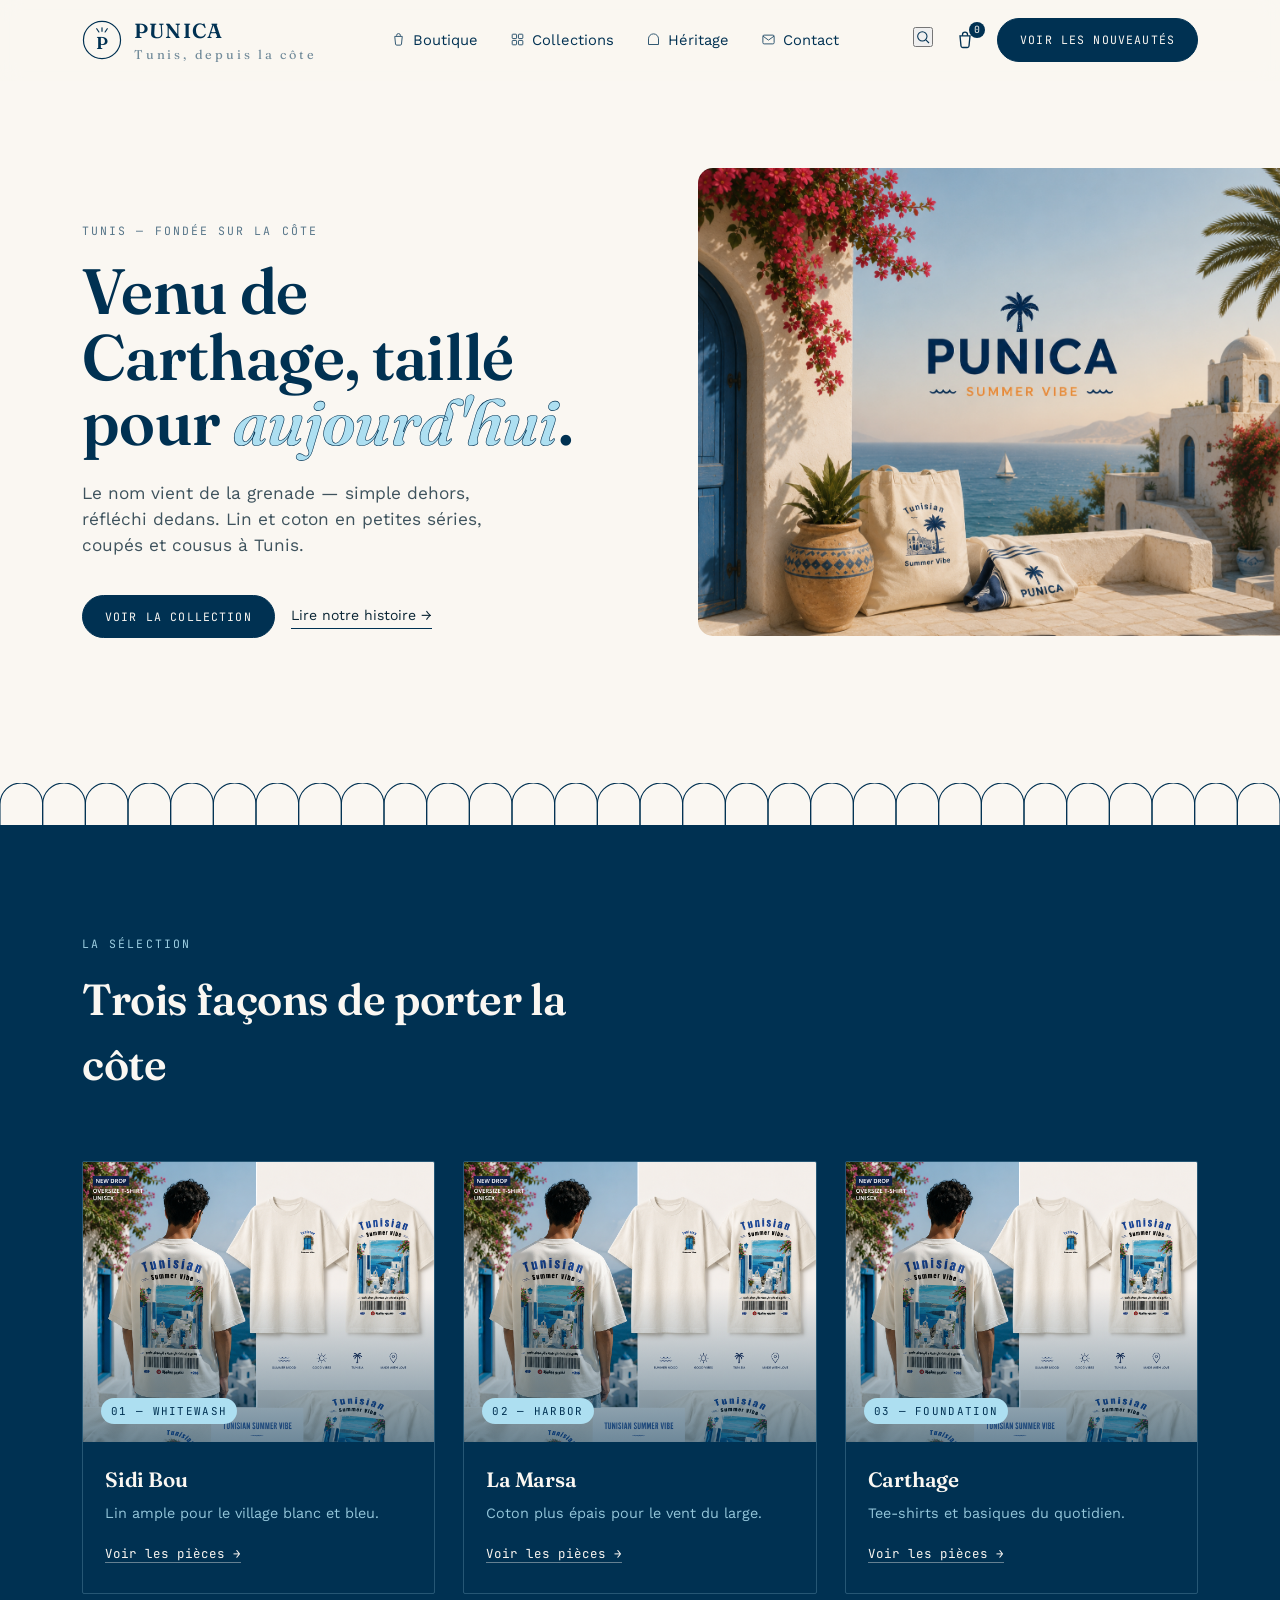
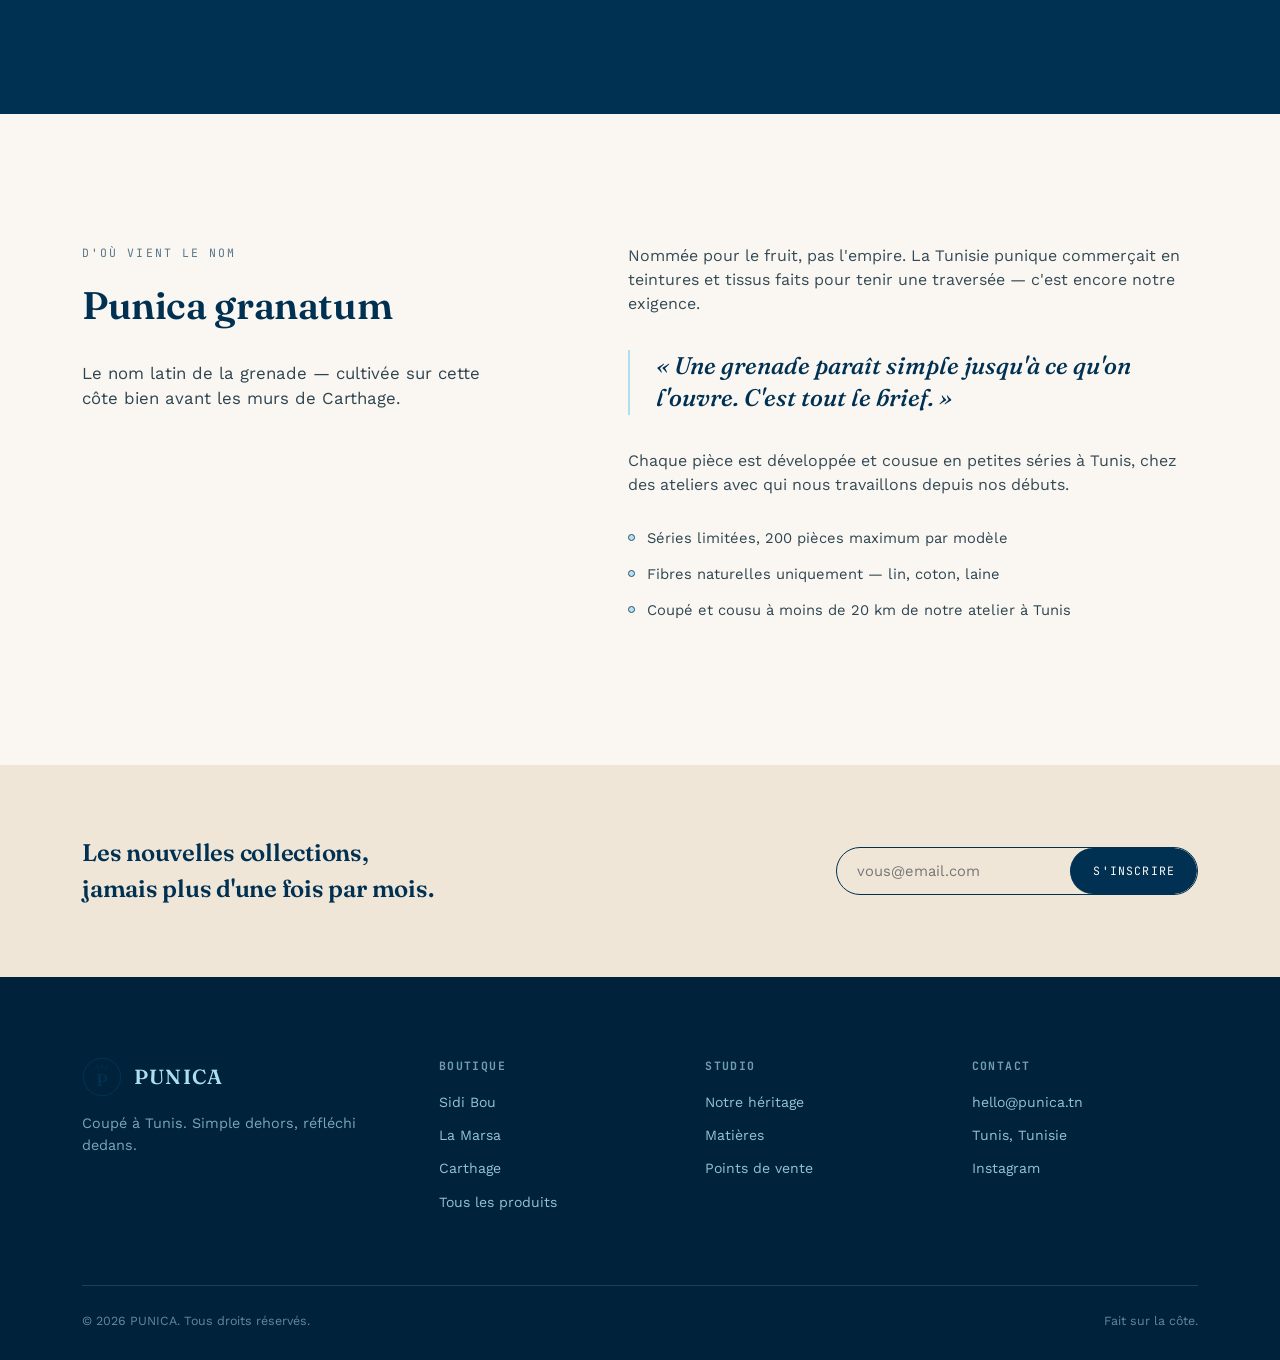
<file: index.html>
<!DOCTYPE html>
<html lang="fr">
<head>
<meta charset="UTF-8">
<meta name="viewport" content="width=device-width, initial-scale=1.0">
<title>PUNICA — Venu de Carthage</title>
<link rel="preconnect" href="https://fonts.googleapis.com">
<link rel="preconnect" href="https://fonts.gstatic.com" crossorigin>
<link href="https://fonts.googleapis.com/css2?family=Fraunces:opsz,wght@9..144,400;9..144,500;9..144,600;9..144,700&family=Work+Sans:wght@300;400;500;600&family=JetBrains+Mono:wght@400;500&display=swap" rel="stylesheet">
<link rel="stylesheet" href="style.css">
</head>
<body>

<header id="siteHeader">
  <nav>
    <a href="index.html" class="logo">
      <svg class="logo-mark" viewBox="0 0 44 44" fill="none" xmlns="http://www.w3.org/2000/svg">
        <circle cx="22" cy="22" r="20.4" stroke="currentColor" stroke-width="1.3"/>
        <g stroke="currentColor" stroke-width="1.3" stroke-linecap="round">
          <line x1="22" y1="12.5" x2="22" y2="8.5"/>
          <line x1="18.6" y1="13.2" x2="16.2" y2="9.6"/>
          <line x1="25.4" y1="13.2" x2="27.8" y2="9.6"/>
        </g>
        <text x="22" y="31.5" text-anchor="middle" font-family="Fraunces, serif" font-weight="600" font-size="19" fill="currentColor">P</text>
      </svg>
      <span class="logo-word">PUNICA<span>Tunis, depuis la côte</span></span>
    </a>

    <div class="nav-links">
      <a href="shop.html"><svg class="nav-icon" viewBox="0 0 24 24" fill="none" stroke="currentColor" stroke-width="1.6"><path d="M6 7h12l-1.2 12.2a2 2 0 0 1-2 1.8H9.2a2 2 0 0 1-2-1.8L6 7Z"/><path d="M9 7V5.5A3 3 0 0 1 12 2.5a3 3 0 0 1 3 3V7"/></svg>Boutique</a>
      <a href="#collections"><svg class="nav-icon" viewBox="0 0 24 24" fill="none" stroke="currentColor" stroke-width="1.6"><rect x="3.5" y="3.5" width="7" height="7" rx="1"/><rect x="13.5" y="3.5" width="7" height="7" rx="1"/><rect x="3.5" y="13.5" width="7" height="7" rx="1"/><rect x="13.5" y="13.5" width="7" height="7" rx="1"/></svg>Collections</a>
      <a href="#heritage"><svg class="nav-icon" viewBox="0 0 24 24" fill="none" stroke="currentColor" stroke-width="1.6"><path d="M4 20V11a8 8 0 0 1 16 0v9"/><line x1="4" y1="20" x2="20" y2="20"/></svg>Héritage</a>
      <a href="#contact"><svg class="nav-icon" viewBox="0 0 24 24" fill="none" stroke="currentColor" stroke-width="1.6"><rect x="3" y="5" width="18" height="14" rx="2"/><path d="M3 6.5 12 13 21 6.5"/></svg>Contact</a>
    </div>

    <div class="nav-right">
      <div class="search-wrap">
        <button type="button" class="icon-btn" id="searchToggle" aria-label="Rechercher">
          <svg viewBox="0 0 24 24" fill="none" stroke="currentColor" stroke-width="1.6"><circle cx="11" cy="11" r="7"/><line x1="21" y1="21" x2="16.2" y2="16.2"/></svg>
        </button>
        <form class="search-form" id="searchForm">
          <input type="text" id="searchInput" placeholder="Rechercher...">
          <button type="submit">OK</button>
        </form>
      </div>
      <a href="cart.html" class="icon-btn cart-link" aria-label="Panier">
        <svg viewBox="0 0 24 24" fill="none" stroke="currentColor" stroke-width="1.6"><path d="M6 7h12l-1.2 12.2a2 2 0 0 1-2 1.8H9.2a2 2 0 0 1-2-1.8L6 7Z"/><path d="M9 7V5.5A3 3 0 0 1 12 2.5a3 3 0 0 1 3 3V7"/></svg>
        <span class="cart-badge" id="cartBadge">0</span>
      </a>
      <a href="shop.html" class="btn">Voir les nouveautés</a>
      <div class="burger" id="burger"><span></span><span></span><span></span></div>
    </div>
  </nav>
</header>

<section class="hero">
  <div class="hero-copy">
    <div class="eyebrow">Tunis — fondée sur la côte</div>
    <h1>Venu de<br>Carthage, taillé<br>pour <em>aujourd'hui</em>.</h1>
    <p class="lead">Le nom vient de la grenade — simple dehors, réfléchi dedans. Lin et coton en petites séries, coupés et cousus à Tunis.</p>
    <div class="hero-actions">
      <a href="shop.html" class="btn">Voir la collection</a>
      <a href="#heritage" class="hero-link">Lire notre histoire →</a>
    </div>
  </div>

  <div class="hero-visual">
    <img
        src="home.png"
        alt="PUNICA Summer Vibe"
        class="hero-image"
    >
      <defs>
        <linearGradient id="skyGrad" x1="0" y1="0" x2="0" y2="1">
          <stop offset="0" stop-color="#ADDFF1"/>
          <stop offset="1" stop-color="#e9f7fc"/>
        </linearGradient>
        <linearGradient id="seaGrad" x1="0" y1="0" x2="0" y2="1">
          <stop offset="0" stop-color="#0a4468"/>
          <stop offset="1" stop-color="#003152"/>
        </linearGradient>
      </defs>
      <rect x="0" y="0" width="480" height="500" rx="6" fill="url(#skyGrad)"/>
      <rect x="0" y="330" width="480" height="170" fill="url(#seaGrad)"/>
      <g fill="#003152">
        <path d="M60 330 V230 a40 40 0 0 1 80 0 V330 Z"/>
        <path d="M200 330 V180 a58 58 0 0 1 116 0 V330 Z"/>
        <path d="M360 330 V245 a34 34 0 0 1 68 0 V330 Z"/>
      </g>
      <g fill="#ADDFF1">
        <path d="M76 330 V232 a24 24 0 0 1 48 0 V330 Z"/>
        <path d="M222 330 V182 a36 36 0 0 1 72 0 V330 Z"/>
        <path d="M372 330 V248 a20 20 0 0 1 40 0 V330 Z"/>
      </g>
      <g>
        <circle cx="392" cy="90" r="5.5" fill="#003152"/>
        <circle cx="405" cy="100" r="5.5" fill="#003152" opacity="0.75"/>
        <circle cx="382" cy="103" r="5.5" fill="#003152" opacity="0.55"/>
        <circle cx="398" cy="112" r="5.5" fill="#003152" opacity="0.4"/>
      </g>
      <circle cx="60" cy="70" r="26" fill="#faf7f2" opacity="0.9"/>
    </svg>
  </div>
</section>

<svg class="arch-divider" viewBox="0 0 1200 40" preserveAspectRatio="none" xmlns="http://www.w3.org/2000/svg">
  <g fill="none" stroke="currentColor" stroke-width="1">
    <path d="M0,40 V20 A20,20 0 0 1 40,20 V40" />
    <path d="M40,40 V20 A20,20 0 0 1 80,20 V40" />
    <path d="M80,40 V20 A20,20 0 0 1 120,20 V40" />
    <path d="M120,40 V20 A20,20 0 0 1 160,20 V40" />
    <path d="M160,40 V20 A20,20 0 0 1 200,20 V40" />
    <path d="M200,40 V20 A20,20 0 0 1 240,20 V40" />
    <path d="M240,40 V20 A20,20 0 0 1 280,20 V40" />
    <path d="M280,40 V20 A20,20 0 0 1 320,20 V40" />
    <path d="M320,40 V20 A20,20 0 0 1 360,20 V40" />
    <path d="M360,40 V20 A20,20 0 0 1 400,20 V40" />
    <path d="M400,40 V20 A20,20 0 0 1 440,20 V40" />
    <path d="M440,40 V20 A20,20 0 0 1 480,20 V40" />
    <path d="M480,40 V20 A20,20 0 0 1 520,20 V40" />
    <path d="M520,40 V20 A20,20 0 0 1 560,20 V40" />
    <path d="M560,40 V20 A20,20 0 0 1 600,20 V40" />
    <path d="M600,40 V20 A20,20 0 0 1 640,20 V40" />
    <path d="M640,40 V20 A20,20 0 0 1 680,20 V40" />
    <path d="M680,40 V20 A20,20 0 0 1 720,20 V40" />
    <path d="M720,40 V20 A20,20 0 0 1 760,20 V40" />
    <path d="M760,40 V20 A20,20 0 0 1 800,20 V40" />
    <path d="M800,40 V20 A20,20 0 0 1 840,20 V40" />
    <path d="M840,40 V20 A20,20 0 0 1 880,20 V40" />
    <path d="M880,40 V20 A20,20 0 0 1 920,20 V40" />
    <path d="M920,40 V20 A20,20 0 0 1 960,20 V40" />
    <path d="M960,40 V20 A20,20 0 0 1 1000,20 V40" />
    <path d="M1000,40 V20 A20,20 0 0 1 1040,20 V40" />
    <path d="M1040,40 V20 A20,20 0 0 1 1080,20 V40" />
    <path d="M1080,40 V20 A20,20 0 0 1 1120,20 V40" />
    <path d="M1120,40 V20 A20,20 0 0 1 1160,20 V40" />
    <path d="M1160,40 V20 A20,20 0 0 1 1200,20 V40" />
  </g>
</svg>

<section class="collections" id="collections">
  <div class="wrap">
    <div class="section-head">
      <div class="eyebrow">La sélection</div>
      <h2>Trois façons de porter la côte</h2>
    </div>
    <div class="card-grid">
      <div class="card">
        <div class="card-swatch swatch-photo">
          <img src="tunisian-summer-vibe.png" alt="Tunisian Summer Vibe">
          <span class="tag">01 — Whitewash</span>
        </div>
        <div class="card-body">
          <h3>Sidi Bou</h3>
          <p>Lin ample pour le village blanc et bleu.</p>
          <a href="shop.html#sidi-bou">Voir les pièces →</a>
        </div>
      </div>
      <div class="card">
        <div class="card-swatch swatch-photo">
          <img src="tunisian-summer-vibe.png" alt="Tunisian Summer Vibe">
          <span class="tag">02 — Harbor</span>
        </div>
        <div class="card-body">
          <h3>La Marsa</h3>
          <p>Coton plus épais pour le vent du large.</p>
          <a href="shop.html#la-marsa">Voir les pièces →</a>
        </div>
      </div>
      <div class="card">
        <div class="card-swatch swatch-photo">
          <img src="tunisian-summer-vibe.png" alt="Tunisian Summer Vibe">
          <span class="tag">03 — Foundation</span>
        </div>
        <div class="card-body">
          <h3>Carthage</h3>
          <p>Tee-shirts et basiques du quotidien.</p>
          <a href="shop.html#carthage">Voir les pièces →</a>
        </div>
      </div>
    </div>
  </div>
</section>

<section class="heritage" id="heritage">
  <div class="wrap heritage-grid">
    <div>
      <div class="eyebrow">D'où vient le nom</div>
      <h2>Punica granatum</h2>
      <p class="heritage-lede">Le nom latin de la grenade — cultivée sur cette côte bien avant les murs de Carthage.</p>
    </div>
    <div class="heritage-body">
      <p>Nommée pour le fruit, pas l'empire. La Tunisie punique commerçait en teintures et tissus faits pour tenir une traversée — c'est encore notre exigence.</p>
      <blockquote>« Une grenade paraît simple jusqu'à ce qu'on l'ouvre. C'est tout le brief. »</blockquote>
      <p>Chaque pièce est développée et cousue en petites séries à Tunis, chez des ateliers avec qui nous travaillons depuis nos débuts.</p>
      <ul class="seed-list">
        <li><span class="seed-dot"></span> Séries limitées, 200 pièces maximum par modèle</li>
        <li><span class="seed-dot"></span> Fibres naturelles uniquement — lin, coton, laine</li>
        <li><span class="seed-dot"></span> Coupé et cousu à moins de 20 km de notre atelier à Tunis</li>
      </ul>
    </div>
  </div>
</section>

<section class="newsletter">
  <div class="wrap newsletter-inner">
    <h3>Les nouvelles collections, jamais plus d'une fois par mois.</h3>
    <form class="newsletter-form" onsubmit="return false;">
      <input type="email" placeholder="vous@email.com" required>
      <button class="btn" type="submit">S'inscrire</button>
    </form>
  </div>
</section>

<footer id="contact">
  <div class="wrap">
    <div class="footer-grid">
      <div class="footer-brand">
        <div class="logo">
          <svg class="logo-mark" viewBox="0 0 44 44" fill="none" xmlns="http://www.w3.org/2000/svg">
            <circle cx="22" cy="22" r="20.4" stroke="currentColor" stroke-width="1.3"/>
            <g stroke="currentColor" stroke-width="1.3" stroke-linecap="round">
              <line x1="22" y1="12.5" x2="22" y2="8.5"/>
              <line x1="18.6" y1="13.2" x2="16.2" y2="9.6"/>
              <line x1="25.4" y1="13.2" x2="27.8" y2="9.6"/>
            </g>
            <text x="22" y="31.5" text-anchor="middle" font-family="Fraunces, serif" font-weight="600" font-size="19" fill="currentColor">P</text>
          </svg>
          <span class="logo-word" style="color:var(--sky)">PUNICA</span>
        </div>
        <p>Coupé à Tunis. Simple dehors, réfléchi dedans.</p>
      </div>
      <div class="footer-col">
        <h4>Boutique</h4>
        <a href="shop.html#sidi-bou">Sidi Bou</a>
        <a href="shop.html#la-marsa">La Marsa</a>
        <a href="shop.html#carthage">Carthage</a>
        <a href="shop.html">Tous les produits</a>
      </div>
      <div class="footer-col">
        <h4>Studio</h4>
        <a href="#heritage">Notre héritage</a>
        <a href="#">Matières</a>
        <a href="#">Points de vente</a>
      </div>
      <div class="footer-col">
        <h4>Contact</h4>
        <p>hello@punica.tn</p>
        <p>Tunis, Tunisie</p>
        <a href="#">Instagram</a>
      </div>
    </div>
    <div class="footer-bottom">
      <span>© 2026 PUNICA. Tous droits réservés.</span>
      <span>Fait sur la côte.</span>
    </div>
  </div>
</footer>

<script src="cart.js"></script>
<script>
  const header = document.getElementById('siteHeader');
  window.addEventListener('scroll', () => {
    header.classList.toggle('scrolled', window.scrollY > 12);
  });

  const burger = document.getElementById('burger');
  const navLinks = document.querySelector('.nav-links');
  burger.addEventListener('click', () => {
    const open = navLinks.style.display === 'flex';
    navLinks.style.display = open ? 'none' : 'flex';
    navLinks.style.flexDirection = 'column';
    navLinks.style.position = 'absolute';
    navLinks.style.top = '64px';
    navLinks.style.left = '0';
    navLinks.style.right = '0';
    navLinks.style.background = 'var(--cream)';
    navLinks.style.padding = '20px 32px';
    navLinks.style.gap = '18px';
    navLinks.style.borderBottom = '1px solid var(--line)';
  });
  const searchToggle = document.getElementById('searchToggle');
  const searchForm = document.getElementById('searchForm');
  searchToggle.addEventListener('click', () => {
    searchForm.classList.toggle('open');
    if (searchForm.classList.contains('open')) document.getElementById('searchInput').focus();
  });
  searchForm.addEventListener('submit', (e) => {
    e.preventDefault();
    const q = document.getElementById('searchInput').value.trim();
    if (q) window.location.href = 'shop.html?q=' + encodeURIComponent(q);
  });
</script>

</body>
</html>
</file>
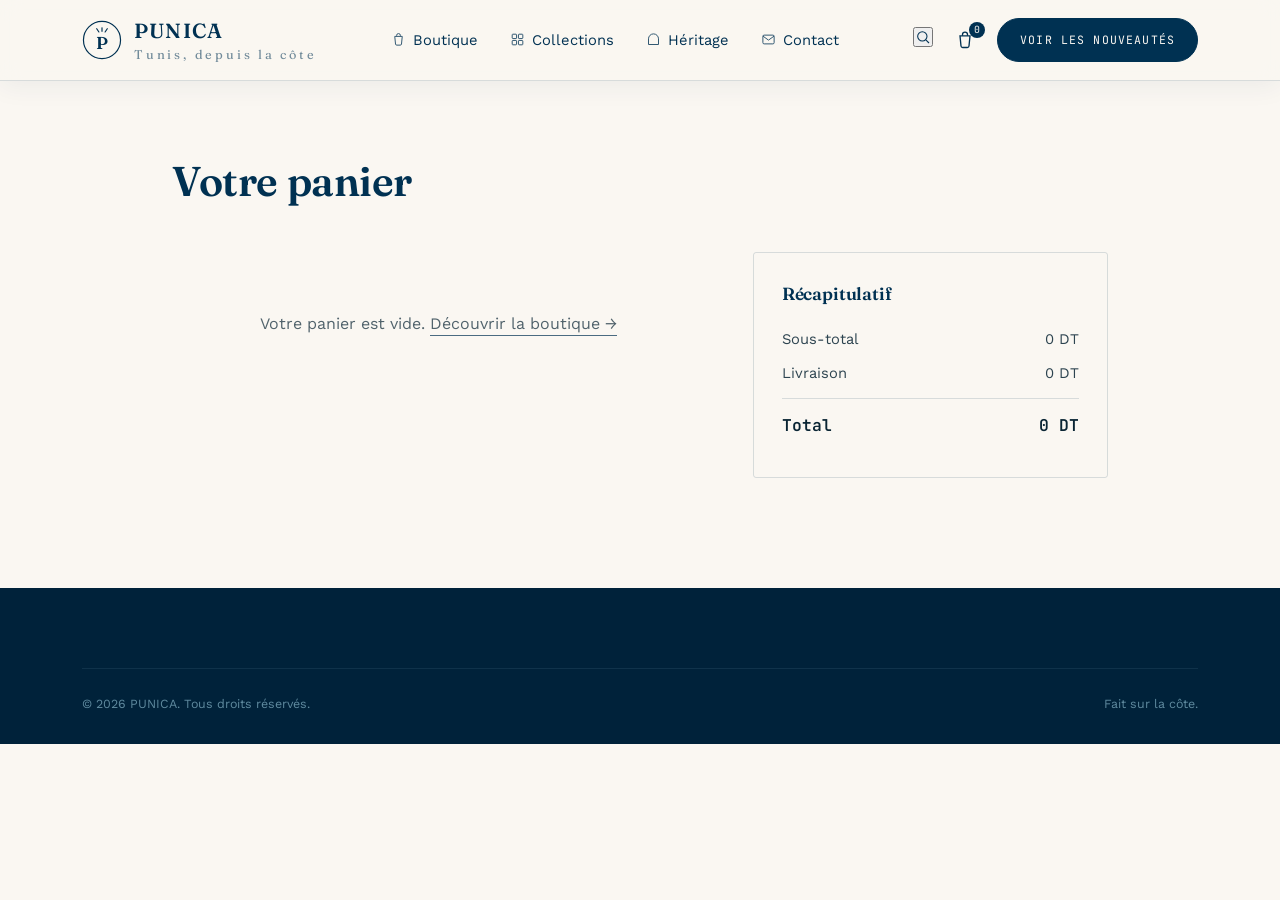
<file: cart.html>
<!DOCTYPE html>
<html lang="fr">
<head>
<meta charset="UTF-8">
<meta name="viewport" content="width=device-width, initial-scale=1.0">
<title>Panier — PUNICA</title>
<link rel="preconnect" href="https://fonts.googleapis.com">
<link rel="preconnect" href="https://fonts.gstatic.com" crossorigin>
<link href="https://fonts.googleapis.com/css2?family=Fraunces:opsz,wght@9..144,400;9..144,500;9..144,600;9..144,700&family=Work+Sans:wght@300;400;500;600&family=JetBrains+Mono:wght@400;500&display=swap" rel="stylesheet">
<link rel="stylesheet" href="style.css">
</head>
<body>

<header id="siteHeader" class="scrolled">
  <nav>
    <a href="index.html" class="logo">
      <svg class="logo-mark" viewBox="0 0 44 44" fill="none" xmlns="http://www.w3.org/2000/svg">
        <circle cx="22" cy="22" r="20.4" stroke="currentColor" stroke-width="1.3"/>
        <g stroke="currentColor" stroke-width="1.3" stroke-linecap="round">
          <line x1="22" y1="12.5" x2="22" y2="8.5"/>
          <line x1="18.6" y1="13.2" x2="16.2" y2="9.6"/>
          <line x1="25.4" y1="13.2" x2="27.8" y2="9.6"/>
        </g>
        <text x="22" y="31.5" text-anchor="middle" font-family="Fraunces, serif" font-weight="600" font-size="19" fill="currentColor">P</text>
      </svg>
      <span class="logo-word">PUNICA<span>Tunis, depuis la côte</span></span>
    </a>
    <div class="nav-links">
      <a href="shop.html"><svg class="nav-icon" viewBox="0 0 24 24" fill="none" stroke="currentColor" stroke-width="1.6"><path d="M6 7h12l-1.2 12.2a2 2 0 0 1-2 1.8H9.2a2 2 0 0 1-2-1.8L6 7Z"/><path d="M9 7V5.5A3 3 0 0 1 12 2.5a3 3 0 0 1 3 3V7"/></svg>Boutique</a>
      <a href="index.html#collections"><svg class="nav-icon" viewBox="0 0 24 24" fill="none" stroke="currentColor" stroke-width="1.6"><rect x="3.5" y="3.5" width="7" height="7" rx="1"/><rect x="13.5" y="3.5" width="7" height="7" rx="1"/><rect x="3.5" y="13.5" width="7" height="7" rx="1"/><rect x="13.5" y="13.5" width="7" height="7" rx="1"/></svg>Collections</a>
      <a href="index.html#heritage"><svg class="nav-icon" viewBox="0 0 24 24" fill="none" stroke="currentColor" stroke-width="1.6"><path d="M4 20V11a8 8 0 0 1 16 0v9"/><line x1="4" y1="20" x2="20" y2="20"/></svg>Héritage</a>
      <a href="index.html#contact"><svg class="nav-icon" viewBox="0 0 24 24" fill="none" stroke="currentColor" stroke-width="1.6"><rect x="3" y="5" width="18" height="14" rx="2"/><path d="M3 6.5 12 13 21 6.5"/></svg>Contact</a>
    </div>
    <div class="nav-right">
      <div class="search-wrap">
        <button type="button" class="icon-btn" id="searchToggle" aria-label="Rechercher">
          <svg viewBox="0 0 24 24" fill="none" stroke="currentColor" stroke-width="1.6"><circle cx="11" cy="11" r="7"/><line x1="21" y1="21" x2="16.2" y2="16.2"/></svg>
        </button>
        <form class="search-form" id="searchForm">
          <input type="text" id="searchInput" placeholder="Rechercher...">
          <button type="submit">OK</button>
        </form>
      </div>
      <a href="cart.html" class="icon-btn cart-link" aria-label="Panier">
        <svg viewBox="0 0 24 24" fill="none" stroke="currentColor" stroke-width="1.6"><path d="M6 7h12l-1.2 12.2a2 2 0 0 1-2 1.8H9.2a2 2 0 0 1-2-1.8L6 7Z"/><path d="M9 7V5.5A3 3 0 0 1 12 2.5a3 3 0 0 1 3 3V7"/></svg>
        <span class="cart-badge" id="cartBadge">0</span>
      </a>
      <a href="shop.html" class="btn">Voir les nouveautés</a>
      <div class="burger" id="burger"><span></span><span></span><span></span></div>
    </div>
  </nav>
</header>

<section class="cart-page">
  <h1>Votre panier</h1>
  <div class="cart-layout">
    <div class="cart-items" id="cartItems"></div>

    <div class="cart-summary">
      <h3>Récapitulatif</h3>
      <div class="summary-row"><span>Sous-total</span><span id="sumSubtotal">0 DT</span></div>
      <div class="summary-row"><span>Livraison</span><span id="sumShipping">0 DT</span></div>
      <div class="summary-row total"><span>Total</span><span id="sumTotal">0 DT</span></div>

      <button class="btn" id="checkoutBtn" style="width:100%; margin-top:16px;">Passer commande</button>

      <form class="checkout-form" id="checkoutForm">
        <input type="text" placeholder="Nom" required>
        <input type="text" placeholder="Prénom" required>
        <input type="text" placeholder="Adresse complète" required>
        <input type="tel" placeholder="Numéro de téléphone" required>
        <button class="btn" type="submit">Confirmer la commande</button>
      </form>

      <div class="order-confirmed" id="orderConfirmed">
        <div class="check">✓</div>
        <p>Commande confirmée. Un e-mail de confirmation arrive dans votre boîte.</p>
      </div>
    </div>
  </div>
</section>

<footer id="contact">
  <div class="wrap">
    <div class="footer-bottom" style="border-top:1px solid rgba(173,223,241,0.16); padding-top:26px;">
      <span>© 2026 PUNICA. Tous droits réservés.</span>
      <span>Fait sur la côte.</span>
    </div>
  </div>
</footer>

<script src="cart.js"></script>
<script>
  const header = document.getElementById('siteHeader');
  window.addEventListener('scroll', () => header.classList.toggle('scrolled', window.scrollY > 12 || true));

  const burger = document.getElementById('burger');
  const navLinks = document.querySelector('.nav-links');
  burger.addEventListener('click', () => {
    const open = navLinks.style.display === 'flex';
    navLinks.style.display = open ? 'none' : 'flex';
    navLinks.style.flexDirection = 'column';
    navLinks.style.position = 'absolute';
    navLinks.style.top = '64px';
    navLinks.style.left = '0';
    navLinks.style.right = '0';
    navLinks.style.background = 'var(--cream)';
    navLinks.style.padding = '20px 32px';
    navLinks.style.gap = '18px';
    navLinks.style.borderBottom = '1px solid var(--line)';
  });

  const searchToggle = document.getElementById('searchToggle');
  const searchForm = document.getElementById('searchForm');
  searchToggle.addEventListener('click', () => {
    searchForm.classList.toggle('open');
    if (searchForm.classList.contains('open')) document.getElementById('searchInput').focus();
  });
  searchForm.addEventListener('submit', (e) => {
    e.preventDefault();
    const q = document.getElementById('searchInput').value.trim();
    if (q) window.location.href = 'shop.html?q=' + encodeURIComponent(q);
  });

  const SHIPPING = 8;
  const itemsEl = document.getElementById('cartItems');
  const checkoutBtn = document.getElementById('checkoutBtn');
  const checkoutForm = document.getElementById('checkoutForm');
  const orderConfirmed = document.getElementById('orderConfirmed');

  function renderCart() {
    const cart = getCart();
    if (cart.length === 0) {
      itemsEl.innerHTML = `<div class="empty-cart"><p>Votre panier est vide. <a href="shop.html">Découvrir la boutique →</a></p></div>`;
      checkoutBtn.style.display = 'none';
      updateTotals(0);
      return;
    }
    checkoutBtn.style.display = 'block';

    itemsEl.innerHTML = cart.map(item => {
      const p = PUNICA_PRODUCTS.find(pr => pr.id === item.id);
      if (!p) return '';
      return `
        <div class="cart-row" data-id="${p.id}" data-size="${item.size}">
          <div class="row-media">${productImgHTML(p)}</div>
          <div class="info">
            <h4>${p.name}</h4>
            <div class="row-size">Taille : ${item.size}</div>
            <div class="row-remove" data-remove="${p.id}" data-size="${item.size}">Retirer</div>
          </div>
          <div class="qty-control">
            <button data-dec="${p.id}" data-size="${item.size}">−</button>
            <span>${item.qty}</span>
            <button data-inc="${p.id}" data-size="${item.size}">+</button>
          </div>
          <div class="row-price">${p.price * item.qty} DT</div>
        </div>
      `;
    }).join('');

    const subtotal = cart.reduce((sum, item) => {
      const p = PUNICA_PRODUCTS.find(pr => pr.id === item.id);
      return sum + (p ? p.price * item.qty : 0);
    }, 0);
    updateTotals(subtotal);

    itemsEl.querySelectorAll('[data-inc]').forEach(b => b.addEventListener('click', () => {
      const item = getCart().find(i => i.id === b.dataset.inc && i.size === b.dataset.size);
      setQty(b.dataset.inc, b.dataset.size, item.qty + 1);
      renderCart();
    }));
    itemsEl.querySelectorAll('[data-dec]').forEach(b => b.addEventListener('click', () => {
      const item = getCart().find(i => i.id === b.dataset.dec && i.size === b.dataset.size);
      if (item.qty <= 1) { removeFromCart(b.dataset.dec, b.dataset.size); } else { setQty(b.dataset.dec, b.dataset.size, item.qty - 1); }
      renderCart();
    }));
    itemsEl.querySelectorAll('[data-remove]').forEach(b => b.addEventListener('click', () => {
      removeFromCart(b.dataset.remove, b.dataset.size);
      renderCart();
    }));
  }

  function updateTotals(subtotal) {
    const shipping = subtotal > 0 ? SHIPPING : 0;
    document.getElementById('sumSubtotal').textContent = subtotal + ' DT';
    document.getElementById('sumShipping').textContent = shipping + ' DT';
    document.getElementById('sumTotal').textContent = (subtotal + shipping) + ' DT';
  }

  checkoutBtn.addEventListener('click', () => {
    checkoutForm.classList.add('open');
    checkoutBtn.style.display = 'none';
  });

  checkoutForm.addEventListener('submit', (e) => {
    e.preventDefault();
    checkoutForm.classList.remove('open');
    itemsEl.innerHTML = '';
    document.querySelector('.cart-summary h3').style.display = 'none';
    document.querySelectorAll('.summary-row').forEach(el => el.style.display = 'none');
    orderConfirmed.classList.add('show');
    saveCart([]);
  });

  renderCart();
</script>

</body>
</html>
</file>
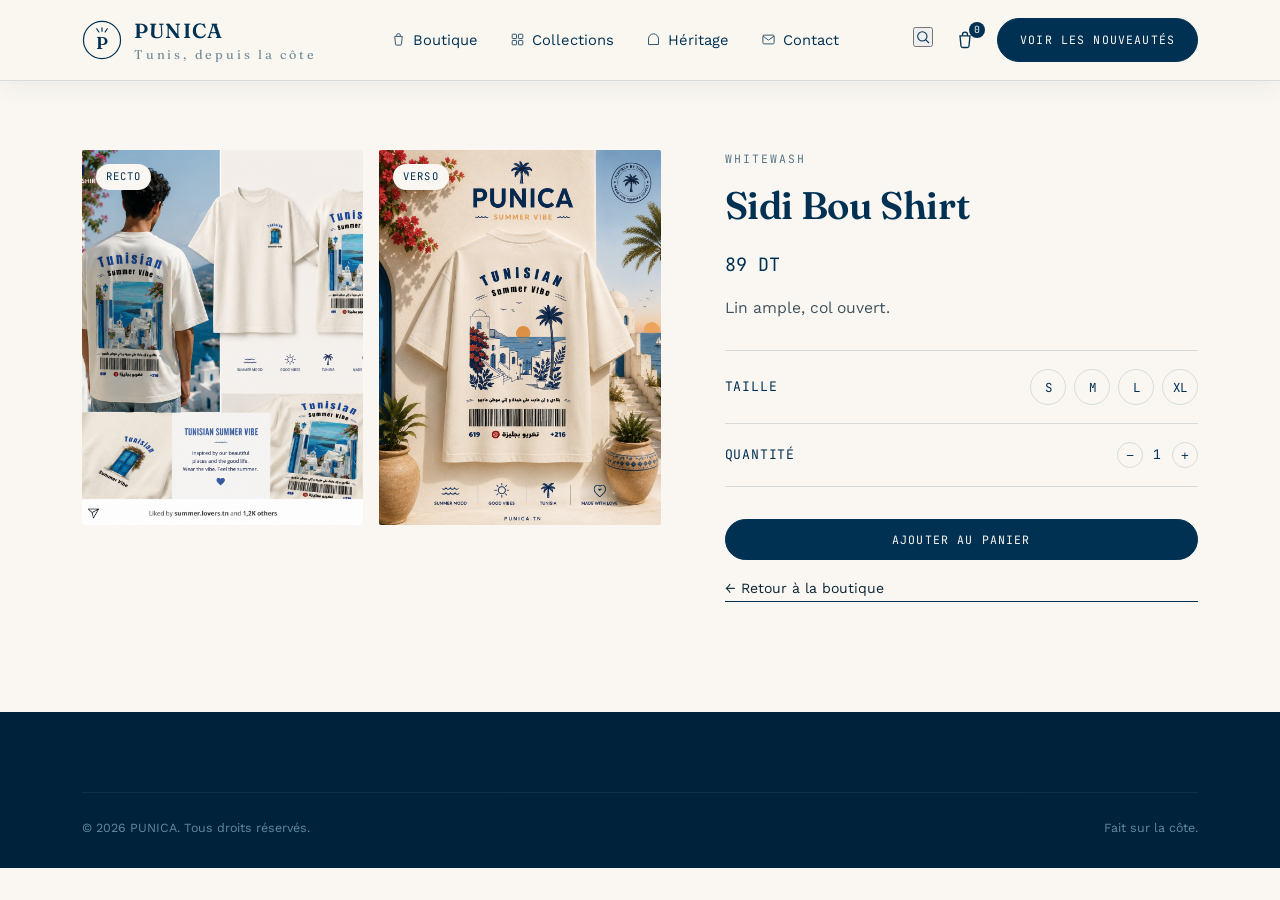
<file: product.html>
<!DOCTYPE html>
<html lang="fr">
<head>
<meta charset="UTF-8">
<meta name="viewport" content="width=device-width, initial-scale=1.0">
<title>Produit — PUNICA</title>
<link rel="preconnect" href="https://fonts.googleapis.com">
<link rel="preconnect" href="https://fonts.gstatic.com" crossorigin>
<link href="https://fonts.googleapis.com/css2?family=Fraunces:opsz,wght@9..144,400;9..144,500;9..144,600;9..144,700&family=Work+Sans:wght@300;400;500;600&family=JetBrains+Mono:wght@400;500&display=swap" rel="stylesheet">
<link rel="stylesheet" href="style.css">
</head>
<body>

<header id="siteHeader" class="scrolled">
  <nav>
    <a href="index.html" class="logo">
      <svg class="logo-mark" viewBox="0 0 44 44" fill="none" xmlns="http://www.w3.org/2000/svg">
        <circle cx="22" cy="22" r="20.4" stroke="currentColor" stroke-width="1.3"/>
        <g stroke="currentColor" stroke-width="1.3" stroke-linecap="round">
          <line x1="22" y1="12.5" x2="22" y2="8.5"/>
          <line x1="18.6" y1="13.2" x2="16.2" y2="9.6"/>
          <line x1="25.4" y1="13.2" x2="27.8" y2="9.6"/>
        </g>
        <text x="22" y="31.5" text-anchor="middle" font-family="Fraunces, serif" font-weight="600" font-size="19" fill="currentColor">P</text>
      </svg>
      <span class="logo-word">PUNICA<span>Tunis, depuis la côte</span></span>
    </a>
    <div class="nav-links">
      <a href="shop.html"><svg class="nav-icon" viewBox="0 0 24 24" fill="none" stroke="currentColor" stroke-width="1.6"><path d="M6 7h12l-1.2 12.2a2 2 0 0 1-2 1.8H9.2a2 2 0 0 1-2-1.8L6 7Z"/><path d="M9 7V5.5A3 3 0 0 1 12 2.5a3 3 0 0 1 3 3V7"/></svg>Boutique</a>
      <a href="index.html#collections"><svg class="nav-icon" viewBox="0 0 24 24" fill="none" stroke="currentColor" stroke-width="1.6"><rect x="3.5" y="3.5" width="7" height="7" rx="1"/><rect x="13.5" y="3.5" width="7" height="7" rx="1"/><rect x="3.5" y="13.5" width="7" height="7" rx="1"/><rect x="13.5" y="13.5" width="7" height="7" rx="1"/></svg>Collections</a>
      <a href="index.html#heritage"><svg class="nav-icon" viewBox="0 0 24 24" fill="none" stroke="currentColor" stroke-width="1.6"><path d="M4 20V11a8 8 0 0 1 16 0v9"/><line x1="4" y1="20" x2="20" y2="20"/></svg>Héritage</a>
      <a href="index.html#contact"><svg class="nav-icon" viewBox="0 0 24 24" fill="none" stroke="currentColor" stroke-width="1.6"><rect x="3" y="5" width="18" height="14" rx="2"/><path d="M3 6.5 12 13 21 6.5"/></svg>Contact</a>
    </div>
    <div class="nav-right">
      <div class="search-wrap">
        <button type="button" class="icon-btn" id="searchToggle" aria-label="Rechercher">
          <svg viewBox="0 0 24 24" fill="none" stroke="currentColor" stroke-width="1.6"><circle cx="11" cy="11" r="7"/><line x1="21" y1="21" x2="16.2" y2="16.2"/></svg>
        </button>
        <form class="search-form" id="searchForm">
          <input type="text" id="searchInput" placeholder="Rechercher...">
          <button type="submit">OK</button>
        </form>
      </div>
      <a href="cart.html" class="icon-btn cart-link" aria-label="Panier">
        <svg viewBox="0 0 24 24" fill="none" stroke="currentColor" stroke-width="1.6"><path d="M6 7h12l-1.2 12.2a2 2 0 0 1-2 1.8H9.2a2 2 0 0 1-2-1.8L6 7Z"/><path d="M9 7V5.5A3 3 0 0 1 12 2.5a3 3 0 0 1 3 3V7"/></svg>
        <span class="cart-badge" id="cartBadge">0</span>
      </a>
      <a href="shop.html" class="btn">Voir les nouveautés</a>
      <div class="burger" id="burger"><span></span><span></span><span></span></div>
    </div>
  </nav>
</header>

<section class="product-detail wrap" id="productDetail"></section>

<footer id="contact">
  <div class="wrap">
    <div class="footer-bottom" style="border-top:1px solid rgba(173,223,241,0.16); padding-top:26px;">
      <span>© 2026 PUNICA. Tous droits réservés.</span>
      <span>Fait sur la côte.</span>
    </div>
  </div>
</footer>

<script src="cart.js"></script>
<script>
  const header = document.getElementById('siteHeader');
  window.addEventListener('scroll', () => header.classList.toggle('scrolled', window.scrollY > 12 || true));

  const burger = document.getElementById('burger');
  const navLinks = document.querySelector('.nav-links');
  burger.addEventListener('click', () => {
    const open = navLinks.style.display === 'flex';
    navLinks.style.display = open ? 'none' : 'flex';
    navLinks.style.flexDirection = 'column';
    navLinks.style.position = 'absolute';
    navLinks.style.top = '64px';
    navLinks.style.left = '0';
    navLinks.style.right = '0';
    navLinks.style.background = 'var(--cream)';
    navLinks.style.padding = '20px 32px';
    navLinks.style.gap = '18px';
    navLinks.style.borderBottom = '1px solid var(--line)';
  });

  const params = new URLSearchParams(window.location.search);
  const productId = params.get('id');
  const product = PUNICA_PRODUCTS.find(p => p.id === productId) || PUNICA_PRODUCTS[0];
  const detail = document.getElementById('productDetail');

  detail.innerHTML = `
    <div class="pd-gallery">
      <div class="pd-shot">
        <span class="tag">Recto</span>
        <img src="${product.image}" alt="${product.name} — face">
      </div>
      <div class="pd-shot">
        <span class="tag">Verso</span>
        <img src="verso.png" alt="${product.name} — dos">
      </div>
    </div>
    <div class="pd-info">
      <div class="eyebrow">${product.tag}</div>
      <h1>${product.name}</h1>
      <p class="pd-price">${product.price} DT</p>
      <p class="pd-desc">${product.desc}</p>

      <div class="pd-size">
        <span>Taille</span>
        <div class="pd-size-options">
          <button>S</button>
          <button>M</button>
          <button>L</button>
          <button>XL</button>
        </div>
      </div>
      <p class="pd-error" id="pdError">Merci de choisir une taille avant d'ajouter au panier.</p>

      <div class="pd-qty">
        <span>Quantité</span>
        <div class="qty-control">
          <button id="pdDec">−</button>
          <span id="pdQty">1</span>
          <button id="pdInc">+</button>
        </div>
      </div>

      <button class="btn" id="pdAdd" style="width:100%; margin-top:8px;">Ajouter au panier</button>
      <a href="shop.html" class="hero-link" style="display:block; margin-top:18px;">← Retour à la boutique</a>
    </div>
  `;

  let qty = 1;
  const qtyLabel = document.getElementById('pdQty');
  document.getElementById('pdInc').addEventListener('click', () => { qty++; qtyLabel.textContent = qty; });
  document.getElementById('pdDec').addEventListener('click', () => { qty = Math.max(1, qty - 1); qtyLabel.textContent = qty; });

  const searchToggle = document.getElementById('searchToggle');
  const searchForm = document.getElementById('searchForm');
  searchToggle.addEventListener('click', () => {
    searchForm.classList.toggle('open');
    if (searchForm.classList.contains('open')) document.getElementById('searchInput').focus();
  });
  searchForm.addEventListener('submit', (e) => {
    e.preventDefault();
    const q = document.getElementById('searchInput').value.trim();
    if (q) window.location.href = 'shop.html?q=' + encodeURIComponent(q);
  });

  let selectedSize = null;
  const pdError = document.getElementById('pdError');
  document.querySelectorAll('.pd-size-options button').forEach(b => {
    b.addEventListener('click', () => {
      document.querySelectorAll('.pd-size-options button').forEach(x => x.classList.remove('active'));
      b.classList.add('active');
      selectedSize = b.textContent;
      pdError.classList.remove('show');
    });
  });

  document.getElementById('pdAdd').addEventListener('click', (e) => {
    if (!selectedSize) {
      pdError.classList.add('show');
      document.querySelectorAll('.pd-size-options button').forEach(b => {
        b.classList.add('error-shake');
        setTimeout(() => b.classList.remove('error-shake'), 350);
      });
      return;
    }
    for (let i = 0; i < qty; i++) addToCart(product.id, selectedSize);
    e.target.textContent = 'Ajouté ✓';
    setTimeout(() => { e.target.textContent = 'Ajouter au panier'; }, 1200);
  });
</script>

</body>
</html>
</file>
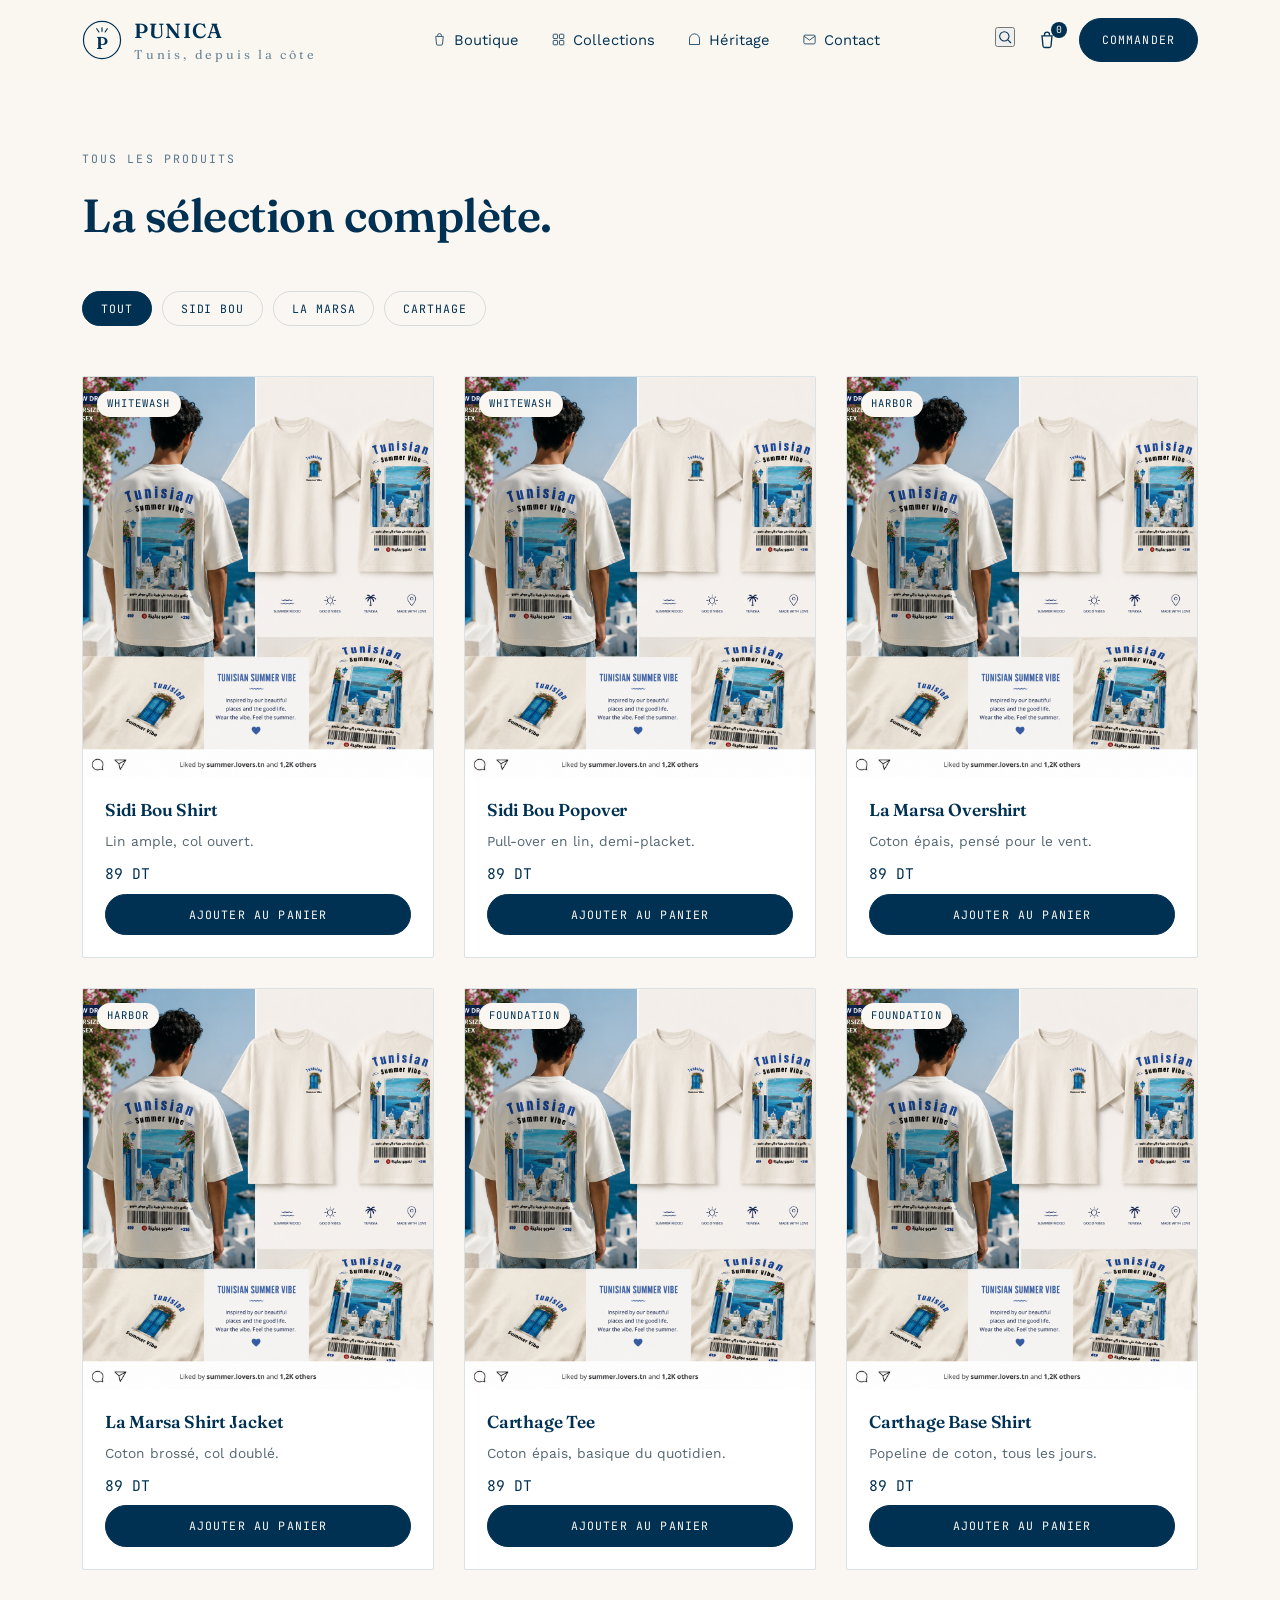
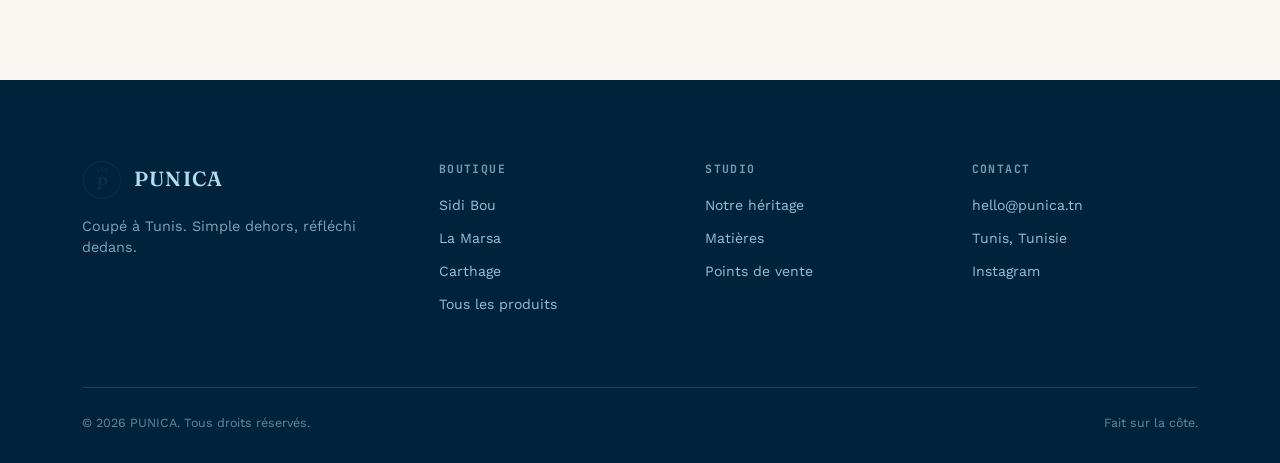
<file: shop.html>
<!DOCTYPE html>
<html lang="fr">
<head>
<meta charset="UTF-8">
<meta name="viewport" content="width=device-width, initial-scale=1.0">
<title>Boutique — PUNICA</title>
<link rel="preconnect" href="https://fonts.googleapis.com">
<link rel="preconnect" href="https://fonts.gstatic.com" crossorigin>
<link href="https://fonts.googleapis.com/css2?family=Fraunces:opsz,wght@9..144,400;9..144,500;9..144,600;9..144,700&family=Work+Sans:wght@300;400;500;600&family=JetBrains+Mono:wght@400;500&display=swap" rel="stylesheet">
<link rel="stylesheet" href="style.css">
</head>
<body>

<header id="siteHeader">
  <nav>
    <a href="index.html" class="logo">
      <svg class="logo-mark" viewBox="0 0 44 44" fill="none" xmlns="http://www.w3.org/2000/svg">
        <circle cx="22" cy="22" r="20.4" stroke="currentColor" stroke-width="1.3"/>
        <g stroke="currentColor" stroke-width="1.3" stroke-linecap="round">
          <line x1="22" y1="12.5" x2="22" y2="8.5"/>
          <line x1="18.6" y1="13.2" x2="16.2" y2="9.6"/>
          <line x1="25.4" y1="13.2" x2="27.8" y2="9.6"/>
        </g>
        <text x="22" y="31.5" text-anchor="middle" font-family="Fraunces, serif" font-weight="600" font-size="19" fill="currentColor">P</text>
      </svg>
      <span class="logo-word">PUNICA<span>Tunis, depuis la côte</span></span>
    </a>

    <div class="nav-links">
      <a href="shop.html"><svg class="nav-icon" viewBox="0 0 24 24" fill="none" stroke="currentColor" stroke-width="1.6"><path d="M6 7h12l-1.2 12.2a2 2 0 0 1-2 1.8H9.2a2 2 0 0 1-2-1.8L6 7Z"/><path d="M9 7V5.5A3 3 0 0 1 12 2.5a3 3 0 0 1 3 3V7"/></svg>Boutique</a>
      <a href="index.html#collections"><svg class="nav-icon" viewBox="0 0 24 24" fill="none" stroke="currentColor" stroke-width="1.6"><rect x="3.5" y="3.5" width="7" height="7" rx="1"/><rect x="13.5" y="3.5" width="7" height="7" rx="1"/><rect x="3.5" y="13.5" width="7" height="7" rx="1"/><rect x="13.5" y="13.5" width="7" height="7" rx="1"/></svg>Collections</a>
      <a href="index.html#heritage"><svg class="nav-icon" viewBox="0 0 24 24" fill="none" stroke="currentColor" stroke-width="1.6"><path d="M4 20V11a8 8 0 0 1 16 0v9"/><line x1="4" y1="20" x2="20" y2="20"/></svg>Héritage</a>
      <a href="index.html#contact"><svg class="nav-icon" viewBox="0 0 24 24" fill="none" stroke="currentColor" stroke-width="1.6"><rect x="3" y="5" width="18" height="14" rx="2"/><path d="M3 6.5 12 13 21 6.5"/></svg>Contact</a>
    </div>

    <div class="nav-right">
      <div class="search-wrap">
        <button type="button" class="icon-btn" id="searchToggle" aria-label="Rechercher">
          <svg viewBox="0 0 24 24" fill="none" stroke="currentColor" stroke-width="1.6"><circle cx="11" cy="11" r="7"/><line x1="21" y1="21" x2="16.2" y2="16.2"/></svg>
        </button>
        <form class="search-form" id="searchForm">
          <input type="text" id="searchInput" placeholder="Rechercher...">
          <button type="submit">OK</button>
        </form>
      </div>
      <a href="cart.html" class="icon-btn cart-link" aria-label="Panier">
        <svg viewBox="0 0 24 24" fill="none" stroke="currentColor" stroke-width="1.6"><path d="M6 7h12l-1.2 12.2a2 2 0 0 1-2 1.8H9.2a2 2 0 0 1-2-1.8L6 7Z"/><path d="M9 7V5.5A3 3 0 0 1 12 2.5a3 3 0 0 1 3 3V7"/></svg>
        <span class="cart-badge" id="cartBadge">0</span>
      </a>
      <a href="cart.html" class="btn">Commander</a>
      <div class="burger" id="burger"><span></span><span></span><span></span></div>
    </div>
  </nav>
</header>

<section class="shop-hero">
  <div class="eyebrow">Tous les produits</div>
  <h1>La sélection complète.</h1>
</section>

<div class="shop-filters" id="shopFilters">
  <button class="active" data-filter="all">Tout</button>
  <button data-filter="sidi-bou">Sidi Bou</button>
  <button data-filter="la-marsa">La Marsa</button>
  <button data-filter="carthage">Carthage</button>
</div>

<div class="product-grid" id="productGrid"></div>

<footer id="contact">
  <div class="wrap">
    <div class="footer-grid">
      <div class="footer-brand">
        <div class="logo">
          <svg class="logo-mark" viewBox="0 0 44 44" fill="none" xmlns="http://www.w3.org/2000/svg">
            <circle cx="22" cy="22" r="20.4" stroke="currentColor" stroke-width="1.3"/>
            <g stroke="currentColor" stroke-width="1.3" stroke-linecap="round">
              <line x1="22" y1="12.5" x2="22" y2="8.5"/>
              <line x1="18.6" y1="13.2" x2="16.2" y2="9.6"/>
              <line x1="25.4" y1="13.2" x2="27.8" y2="9.6"/>
            </g>
            <text x="22" y="31.5" text-anchor="middle" font-family="Fraunces, serif" font-weight="600" font-size="19" fill="currentColor">P</text>
          </svg>
          <span class="logo-word" style="color:var(--sky)">PUNICA</span>
        </div>
        <p>Coupé à Tunis. Simple dehors, réfléchi dedans.</p>
      </div>
      <div class="footer-col">
        <h4>Boutique</h4>
        <a href="shop.html#sidi-bou">Sidi Bou</a>
        <a href="shop.html#la-marsa">La Marsa</a>
        <a href="shop.html#carthage">Carthage</a>
        <a href="shop.html">Tous les produits</a>
      </div>
      <div class="footer-col">
        <h4>Studio</h4>
        <a href="index.html#heritage">Notre héritage</a>
        <a href="#">Matières</a>
        <a href="#">Points de vente</a>
      </div>
      <div class="footer-col">
        <h4>Contact</h4>
        <p>hello@punica.tn</p>
        <p>Tunis, Tunisie</p>
        <a href="#">Instagram</a>
      </div>
    </div>
    <div class="footer-bottom">
      <span>© 2026 PUNICA. Tous droits réservés.</span>
      <span>Fait sur la côte.</span>
    </div>
  </div>
</footer>

<script src="cart.js"></script>
<script>
  const header = document.getElementById('siteHeader');
  window.addEventListener('scroll', () => header.classList.toggle('scrolled', window.scrollY > 12));

  const burger = document.getElementById('burger');
  const navLinks = document.querySelector('.nav-links');
  burger.addEventListener('click', () => {
    const open = navLinks.style.display === 'flex';
    navLinks.style.display = open ? 'none' : 'flex';
    navLinks.style.flexDirection = 'column';
    navLinks.style.position = 'absolute';
    navLinks.style.top = '64px';
    navLinks.style.left = '0';
    navLinks.style.right = '0';
    navLinks.style.background = 'var(--cream)';
    navLinks.style.padding = '20px 32px';
    navLinks.style.gap = '18px';
    navLinks.style.borderBottom = '1px solid var(--line)';
  });

  const searchToggle = document.getElementById('searchToggle');
  const searchForm = document.getElementById('searchForm');
  searchToggle.addEventListener('click', () => {
    searchForm.classList.toggle('open');
    if (searchForm.classList.contains('open')) document.getElementById('searchInput').focus();
  });
  searchForm.addEventListener('submit', (e) => {
    e.preventDefault();
    const q = document.getElementById('searchInput').value.trim();
    renderProducts('all', q);
  });

  const grid = document.getElementById('productGrid');
  const filterBar = document.getElementById('shopFilters');

  function renderProducts(filter, query) {
    let items = filter === 'all' ? PUNICA_PRODUCTS : PUNICA_PRODUCTS.filter(p => p.collection === filter);
    if (query) {
      const q = query.toLowerCase();
      items = items.filter(p => p.name.toLowerCase().includes(q) || p.desc.toLowerCase().includes(q) || p.tag.toLowerCase().includes(q));
    }

    if (items.length === 0) {
      grid.innerHTML = `<p style="grid-column:1/-1; opacity:0.7; padding:20px 0;">Aucun article ne correspond à « ${query} ».</p>`;
      return;
    }

    grid.innerHTML = items.map(p => `
      <div class="product-card" id="${p.collection}">
        <a href="product.html?id=${p.id}" class="product-media">
          <span class="tag">${p.tag}</span>
          ${productImgHTML(p)}
        </a>
        <div class="product-info">
          <a href="product.html?id=${p.id}" style="color:var(--navy);"><h3>${p.name}</h3></a>
          <p class="desc">${p.desc}</p>
          <p class="price">${p.price} DT</p>
          <a href="product.html?id=${p.id}" class="btn add-btn">Ajouter au panier</a>
        </div>
      </div>
    `).join('');
  }

  filterBar.querySelectorAll('button').forEach(btn => {
    btn.addEventListener('click', () => {
      filterBar.querySelectorAll('button').forEach(b => b.classList.remove('active'));
      btn.classList.add('active');
      renderProducts(btn.dataset.filter);
    });
  });

  const hash = window.location.hash.replace('#', '');
  const initialQuery = new URLSearchParams(window.location.search).get('q');
  if (initialQuery) {
    document.getElementById('searchInput').value = initialQuery;
    renderProducts('all', initialQuery);
  } else if (hash && PUNICA_PRODUCTS.some(p => p.collection === hash)) {
    filterBar.querySelectorAll('button').forEach(b => b.classList.toggle('active', b.dataset.filter === hash));
    renderProducts(hash);
  } else {
    renderProducts('all');
  }
</script>

</body>
</html>
</file>
<file: style.css>
:root{
    --navy:#003152;
    --navy-deep:#00223a;
    --sky:#ADDFF1;
    --sky-soft:#d6f0fa;
    --cream:#faf7f2;
    --sand:#efe6d8;
    --ink:#0a2534;
    --line: rgba(0,49,82,0.14);
  }
  *{margin:0;padding:0;box-sizing:border-box;}
  html{scroll-behavior:smooth;}
  body{
    font-family:'Work Sans', sans-serif;
    background:var(--cream);
    color:var(--ink);
    line-height:1.5;
    -webkit-font-smoothing:antialiased;
  }
  h1,h2,h3, .display{
    font-family:'Fraunces', serif;
    font-weight:600;
    letter-spacing:-0.01em;
  }
  a{color:inherit; text-decoration:none;}
  .eyebrow{
    font-family:'JetBrains Mono', monospace;
    font-size:0.72rem;
    letter-spacing:0.18em;
    text-transform:uppercase;
    color:var(--navy);
    opacity:0.65;
  }
  img,svg{display:block;}
  .wrap{max-width:1180px; margin:0 auto; padding:0 32px;}

  /* ---------- Logo ---------- */
  .logo{display:flex; align-items:center; gap:12px;}
  .logo-mark{width:40px; height:40px; color:var(--navy); flex-shrink:0;}
  .logo-word{
    font-family:'Fraunces', serif;
    font-weight:600;
    font-size:1.28rem;
    letter-spacing:0.06em;
    color:var(--navy);
  }
  .logo-word span{opacity:0.55; font-weight:400; font-size:0.62em; letter-spacing:0.22em; display:block; margin-top:-2px;}

  /* ---------- Navbar ---------- */
  header{
    position:fixed; top:0; left:0; right:0; z-index:100;
    background:rgba(250,247,242,0.86);
    backdrop-filter:blur(10px) saturate(1.1);
    border-bottom:1px solid transparent;
    transition:border-color .3s ease, box-shadow .3s ease;
  }
  header.scrolled{border-color:var(--line); box-shadow:0 6px 24px rgba(0,49,82,0.06);}
  nav{
    display:flex; align-items:center; justify-content:space-between;
    padding:16px 32px;
    max-width:1180px; margin:0 auto;
  }
  .nav-links{display:flex; align-items:center; gap:32px;}
  .nav-links a{
    font-size:0.92rem; color:var(--navy);
    position:relative; padding:4px 0;
    display:flex; align-items:center; gap:7px;
  }
  .nav-icon{width:15px; height:15px; flex-shrink:0; opacity:0.8;}
  .nav-links a::after{
    content:''; position:absolute; left:0; bottom:-2px;
    width:0; height:1px; background:var(--navy);
    transition:width .25s ease;
  }
  .nav-links a:hover::after{width:100%;}
  .nav-right{display:flex; align-items:center; gap:22px;}
  .icon-btn{width:20px; height:20px; color:var(--navy); cursor:pointer;}
  .cart-link{position:relative; display:inline-flex;}
  .cart-link svg{width:20px; height:20px;}
  .cart-badge{
    position:absolute; top:-8px; right:-10px;
    background:var(--navy); color:var(--cream);
    font-family:'JetBrains Mono', monospace; font-size:0.62rem;
    width:16px; height:16px; border-radius:50%;
    display:flex; align-items:center; justify-content:center;
    line-height:1;
  }
  .btn{
    font-family:'JetBrains Mono', monospace;
    font-size:0.72rem; letter-spacing:0.1em; text-transform:uppercase;
    padding:12px 22px; border-radius:999px;
    border:1px solid var(--navy);
    background:var(--navy); color:var(--cream);
    transition:background .25s ease, color .25s ease, transform .2s ease;
    display:inline-block;
    cursor:pointer;
  }
  .btn:hover{background:var(--navy-deep); transform:translateY(-1px);}
  .btn.outline{background:transparent; color:var(--navy);}
  .btn.outline:hover{background:var(--navy); color:var(--cream);}
  .burger{display:none; width:24px; height:18px; position:relative; cursor:pointer;}
  .burger span{position:absolute; left:0; right:0; height:1.4px; background:var(--navy);}
  .burger span:nth-child(1){top:0;}
  .burger span:nth-child(2){top:8px;}
  .burger span:nth-child(3){top:16px;}

  /* ---------- Hero ---------- */
  .hero{
    padding:168px 32px 90px;
    max-width:1180px; margin:0 auto;
    display:grid; grid-template-columns:1.05fr 0.95fr; gap:64px; align-items:center;
  }
  .hero-copy .eyebrow{margin-bottom:18px;}
  .hero h1{
    font-size:clamp(2.6rem, 5vw, 4.2rem);
    line-height:1.03;
    color:var(--navy);
    margin-bottom:26px;
  }
  .hero h1 em{font-style:italic; color:var(--sky); -webkit-text-stroke:0.6px var(--navy);}
  .hero p.lead{
    font-size:1.08rem; color:var(--ink); opacity:0.78; max-width:440px; margin-bottom:36px;
  }
  .hero-actions{display:flex; gap:16px; align-items:center; flex-wrap:wrap;}
  .hero-link{font-size:0.88rem; border-bottom:1px solid var(--navy); padding-bottom:2px;}

  .hero-visual{position:relative; aspect-ratio:1/1.05;}
  .hero-visual svg{width:100%; height:100%;}
  .hero-image {
    width: 130%;
    max-width: 600px;
    height: auto;
    display: block;
    border-radius: 15px; /* optional */
}
  /* ---------- Arch divider (signature) ---------- */
  .arch-divider{width:100%; height:auto; display:block; color:var(--navy);}
  .arch-divider.flip{transform:rotate(180deg);}

  /* ---------- Collections ---------- */
  .collections{background:var(--navy); color:var(--cream); padding:110px 0 120px;}
  .section-head{max-width:560px; margin-bottom:64px;}
  .collections .eyebrow{color:var(--sky); opacity:0.9;}
  .collections h2{font-size:clamp(2rem,3.4vw,2.9rem); color:var(--cream); margin-top:14px;}

  .card-grid{display:grid; grid-template-columns:repeat(3,1fr); gap:28px;}
  .card{
    border:1px solid rgba(173,223,241,0.22);
    border-radius:2px;
    padding:0 0 28px;
    overflow:hidden;
    transition:transform .35s ease, border-color .35s ease;
  }
  .card:hover{transform:translateY(-6px); border-color:rgba(173,223,241,0.55);}
  .card-swatch{
    height:280px; position:relative; overflow:hidden;
    display:flex; align-items:flex-end; padding:18px;
  }
  .shirt-icon{
    position:absolute; right:-6px; top:16px;
    width:150px; height:auto; opacity:0.95;
  }
  .swatch-photo{padding:0 !important; align-items:flex-end !important;}
  .swatch-photo img{position:absolute; inset:0; width:100%; height:100%; object-fit:cover; object-position:top;}
  .swatch-photo .tag{position:relative; z-index:2; margin:18px;}
  .swatch-photo::after{
    content:''; position:absolute; inset:0;
    background:linear-gradient(180deg, rgba(0,49,82,0) 45%, rgba(0,49,82,0.55) 100%);
  }
  .card-swatch .tag{
    font-family:'JetBrains Mono', monospace; font-size:0.68rem; letter-spacing:0.12em;
    text-transform:uppercase; color:var(--navy); background:var(--sky);
    padding:5px 10px; border-radius:999px;
  }
  .swatch-1{background:linear-gradient(155deg, var(--sky) 0%, #7fbedb 60%, var(--navy) 130%);}
  .swatch-2{background:linear-gradient(155deg, var(--navy) 0%, #0a4468 55%, var(--sky) 145%);}
  .swatch-3{background:linear-gradient(155deg, #04456e 0%, var(--navy) 50%, #062e46 100%);}
  .card-body{padding:22px 22px 0;}
  .card-body h3{font-size:1.3rem; margin-bottom:8px; color:var(--cream);}
  .card-body p{font-size:0.9rem; color:var(--sky); opacity:0.85; margin-bottom:16px;}
  .card-body a{font-size:0.78rem; font-family:'JetBrains Mono', monospace; letter-spacing:0.08em; color:var(--cream); border-bottom:1px solid rgba(250,247,242,0.4);}

  /* ---------- Heritage ---------- */
  .heritage{padding:130px 0; background:var(--cream);}
  .heritage-grid{display:grid; grid-template-columns:0.9fr 1.1fr; gap:80px; align-items:start;}
  .heritage h2{font-size:clamp(1.9rem,3vw,2.6rem); color:var(--navy); margin:16px 0 26px;}
  .heritage-lede{font-size:1.05rem; color:var(--ink); opacity:0.85; max-width:420px;}
  .heritage-body p{margin-bottom:22px; font-size:1rem; opacity:0.82;}
  blockquote{
    font-family:'Fraunces', serif; font-style:italic; font-weight:500;
    font-size:1.5rem; color:var(--navy); line-height:1.35;
    border-left:2px solid var(--sky); padding-left:26px; margin:34px 0;
  }
  .seed-list{list-style:none; margin-top:30px;}
  .seed-list li{
    display:flex; gap:12px; align-items:flex-start; margin-bottom:14px;
    font-size:0.92rem; opacity:0.85;
  }
  .seed-dot{width:7px; height:7px; border-radius:50%; background:var(--sky); border:1px solid var(--navy); margin-top:7px; flex-shrink:0;}

  /* ---------- Newsletter ---------- */
  .newsletter{background:var(--sand); padding:70px 0;}
  .newsletter-inner{display:flex; justify-content:space-between; align-items:center; gap:40px; flex-wrap:wrap;}
  .newsletter h3{color:var(--navy); font-size:1.5rem; max-width:360px;}
  .newsletter-form{display:flex; gap:0; border:1px solid var(--navy); border-radius:999px; overflow:hidden; min-width:340px;}
  .newsletter-form input{
    flex:1; border:none; background:transparent; padding:14px 20px; font-family:'Work Sans'; font-size:0.92rem; color:var(--navy); outline:none;
  }
  .newsletter-form button{border:none; border-left:1px solid var(--navy);}

  /* ---------- Footer ---------- */
  footer{background:var(--navy-deep); color:var(--sky); padding:80px 0 30px;}
  .footer-grid{display:grid; grid-template-columns:1.4fr 1fr 1fr 1fr; gap:40px; padding-bottom:60px; border-bottom:1px solid rgba(173,223,241,0.16);}
  .footer-brand p{font-size:0.9rem; opacity:0.7; margin-top:16px; max-width:280px;}
  .footer-col h4{
    font-family:'JetBrains Mono', monospace; font-size:0.72rem; letter-spacing:0.12em; text-transform:uppercase;
    opacity:0.65; margin-bottom:18px;
  }
  .footer-col a, .footer-col p{display:block; font-size:0.88rem; opacity:0.85; margin-bottom:12px;}
  .footer-col a:hover{opacity:1; text-decoration:underline;}
  .footer-bottom{display:flex; justify-content:space-between; padding-top:26px; font-size:0.78rem; opacity:0.55; flex-wrap:wrap; gap:10px;}

  /* ---------- Shop page ---------- */
  .shop-hero{padding:150px 32px 40px; max-width:1180px; margin:0 auto;}
  .shop-hero h1{font-size:clamp(2rem,4vw,2.9rem); color:var(--navy); margin-top:14px;}
  .shop-filters{
    display:flex; gap:10px; flex-wrap:wrap;
    padding:0 32px 50px; max-width:1180px; margin:0 auto;
  }
  .shop-filters button{
    font-family:'JetBrains Mono', monospace; font-size:0.72rem; letter-spacing:0.08em; text-transform:uppercase;
    padding:9px 18px; border-radius:999px; border:1px solid var(--line);
    background:transparent; color:var(--navy); cursor:pointer; transition:background .2s ease, color .2s ease;
  }
  .shop-filters button.active, .shop-filters button:hover{background:var(--navy); color:var(--cream); border-color:var(--navy);}

  .product-grid{
    display:grid; grid-template-columns:repeat(3,1fr); gap:30px;
    padding:0 32px 110px; max-width:1180px; margin:0 auto;
  }
  .product-card{
    border:1px solid var(--line); border-radius:2px; overflow:hidden;
    background:#fff; display:flex; flex-direction:column;
    transition:transform .3s ease, box-shadow .3s ease;
  }
  .product-card:hover{transform:translateY(-5px); box-shadow:0 16px 32px rgba(0,49,82,0.08);}
  .product-media{
    height: 400px; position:relative; overflow:hidden;
    display:flex; align-items:center; justify-content:center;
  }
  .product-media img{width:100%; height:100%; object-fit:cover; object-position:top;}
  .product-media .tag{
    position:absolute; top:14px; left:14px; z-index:2;
    font-family:'JetBrains Mono', monospace; font-size:0.66rem; letter-spacing:0.1em; text-transform:uppercase;
    background:var(--cream); color:var(--navy); padding:5px 10px; border-radius:999px;
  }
  .product-info{padding:20px 22px 22px; display:flex; flex-direction:column; gap:8px; flex:1;}
  .product-info h3{font-size:1.08rem; color:var(--navy);}
  .product-info .desc{font-size:0.86rem; opacity:0.7;}
  .product-info .price{
    font-family:'JetBrains Mono', monospace; font-size:0.92rem; color:var(--navy); margin-top:4px;
  }
  .product-info .add-btn{margin-top:auto; width:100%; text-align:center; border-radius:999px; padding:11px;}

  /* ---------- Product detail page ---------- */
  .product-detail{
    padding:150px 32px 110px; display:grid; grid-template-columns:1.1fr 0.9fr; gap:64px; align-items:start;
  }
  .pd-gallery{display:grid; grid-template-columns:1fr 1fr; gap:16px;}
  .pd-shot{position:relative; border-radius:2px; overflow:hidden; background:var(--sand); aspect-ratio:3/4;}
  .pd-shot img{width:100%; height:100%; object-fit:cover;}
  .pd-shot .tag{
    position:absolute; top:14px; left:14px; z-index:2;
    font-family:'JetBrains Mono', monospace; font-size:0.66rem; letter-spacing:0.1em; text-transform:uppercase;
    background:var(--cream); color:var(--navy); padding:5px 10px; border-radius:999px;
  }
  .pd-info h1{font-size:clamp(1.8rem,3vw,2.5rem); color:var(--navy); margin:10px 0 16px;}
  .pd-price{font-family:'JetBrains Mono', monospace; font-size:1.15rem; color:var(--navy); margin-bottom:18px;}
  .pd-desc{font-size:0.98rem; opacity:0.78; margin-bottom:30px; max-width:420px;}
  .pd-size, .pd-qty{
    display:flex; align-items:center; justify-content:space-between;
    padding:18px 0; border-top:1px solid var(--line);
    font-family:'JetBrains Mono', monospace; font-size:0.82rem; text-transform:uppercase; letter-spacing:0.06em; color:var(--navy);
  }
  .pd-qty{border-bottom:1px solid var(--line); margin-bottom:24px;}
  .pd-size-options{display:flex; gap:8px;}
  .pd-size-options button{
    width:36px; height:36px; border-radius:50%; border:1px solid var(--line); background:transparent;
    font-family:'JetBrains Mono', monospace; font-size:0.78rem; color:var(--navy); cursor:pointer;
  }
  .pd-size-options button.active{background:var(--navy); color:var(--cream); border-color:var(--navy);}

  /* ---------- Cart / checkout page ---------- */
  .cart-page{padding:150px 32px 110px; max-width:1000px; margin:0 auto;}
  .cart-page h1{color:var(--navy); font-size:clamp(1.9rem,3.4vw,2.6rem); margin-bottom:40px;}
  .cart-layout{display:grid; grid-template-columns:1.5fr 1fr; gap:48px; align-items:start;}
  .cart-items{display:flex; flex-direction:column; gap:0;}
  .cart-row{
    display:grid; grid-template-columns:88px 1fr auto auto auto; gap:18px; align-items:center;
    padding:20px 0; border-bottom:1px solid var(--line);
  }
  .cart-row .row-media{
    width:88px; height:88px; background:var(--sand); border-radius:2px;
    display:flex; align-items:center; justify-content:center; overflow:hidden;
  }
  .cart-row .row-media img{width:100%; height:100%; object-fit:cover; object-position:top;}
  .cart-row h4{font-size:0.98rem; color:var(--navy);}
  .cart-row .row-size{font-size:0.8rem; opacity:0.6; margin-top:2px;}
  .qty-control{display:flex; align-items:center; gap:10px; font-family:'JetBrains Mono', monospace;}
  .qty-control button{
    width:26px; height:26px; border-radius:50%; border:1px solid var(--line); background:transparent; cursor:pointer; color:var(--navy);
  }
  .row-price{font-family:'JetBrains Mono', monospace; font-size:0.92rem; color:var(--navy); text-align:right; min-width:64px;}
  .row-remove{color:var(--navy); opacity:0.5; cursor:pointer; font-size:0.78rem; text-decoration:underline;}
  .empty-cart{padding:60px 0; text-align:center; opacity:0.7;}
  .empty-cart a{border-bottom:1px solid var(--navy); padding-bottom:2px;}

  .cart-summary{
    border:1px solid var(--line); border-radius:3px; padding:28px; position:sticky; top:120px;
  }
  .cart-summary h3{font-size:1.1rem; color:var(--navy); margin-bottom:20px;}
  .summary-row{display:flex; justify-content:space-between; font-size:0.92rem; margin-bottom:12px; opacity:0.85;}
  .summary-row.total{
    font-family:'JetBrains Mono', monospace; font-weight:600; opacity:1; font-size:1.02rem;
    border-top:1px solid var(--line); padding-top:14px; margin-top:14px;
  }
  .checkout-form{display:none; flex-direction:column; gap:12px; margin-top:18px;}
  .checkout-form.open{display:flex;}
  .checkout-form input{
    border:1px solid var(--line); border-radius:6px; padding:11px 14px; font-family:'Work Sans'; font-size:0.9rem; background:var(--cream);
  }
  .checkout-form input:focus{outline:none; border-color:var(--navy);}
  .cart-summary .btn{width:100%; text-align:center; margin-top:16px;}
  .order-confirmed{display:none; text-align:center; padding:16px 0;}
  .order-confirmed.show{display:block;}
  .order-confirmed .check{font-size:2rem; margin-bottom:10px;}

  .search-wrap{position:relative;}
  .search-form{
    display:none; position:absolute; top:38px; right:0; z-index:50;
    background:var(--cream); border:1px solid var(--line); border-radius:10px;
    padding:8px; box-shadow:0 12px 28px rgba(0,49,82,0.12);
  }
  .search-form.open{display:flex; gap:6px;}
  .search-form input{
    border:1px solid var(--line); border-radius:6px; padding:9px 12px;
    font-family:'Work Sans'; font-size:0.88rem; background:#fff; width:220px; outline:none;
  }
  .search-form input:focus{border-color:var(--navy);}
  .search-form button{
    border:none; background:var(--navy); color:var(--cream); border-radius:6px;
    padding:0 14px; cursor:pointer; font-family:'JetBrains Mono', monospace; font-size:0.72rem;
  }
  .pd-error{
    display:none; color:#a3352b; font-size:0.85rem; margin-top:10px;
    font-family:'Work Sans'; border-left:2px solid #a3352b; padding-left:10px;
  }
  .pd-error.show{display:block;}
  .pd-size-options button.error-shake{animation:pdShake .35s ease;}
  @keyframes pdShake{
    0%,100%{transform:translateX(0);}
    25%{transform:translateX(-4px);}
    75%{transform:translateX(4px);}
  }

  /* ---------- Mobile ---------- */
  @media (max-width:860px){
    .nav-links{display:none;}
    .burger{display:block;}
    .hero{grid-template-columns:1fr; padding-top:140px;}
    .hero-visual{max-width:340px; margin:0 auto;}
    .card-grid{grid-template-columns:1fr;}
    .heritage-grid{grid-template-columns:1fr; gap:40px;}
    .footer-grid{grid-template-columns:1fr 1fr; row-gap:36px;}
    .product-grid{grid-template-columns:1fr 1fr; gap:18px;}
    .cart-layout{grid-template-columns:1fr;}
    .cart-row{grid-template-columns:60px 1fr; grid-template-areas:"media info" "media qty" "media price"; row-gap:6px;}
    .cart-row .row-media{grid-area:media;}
    .cart-row .info{grid-area:info;}
  }
  @media (max-width:560px){
    .product-grid{grid-template-columns:1fr;}
    .product-detail{grid-template-columns:1fr; padding-top:130px; gap:36px;}
  }
</file>
